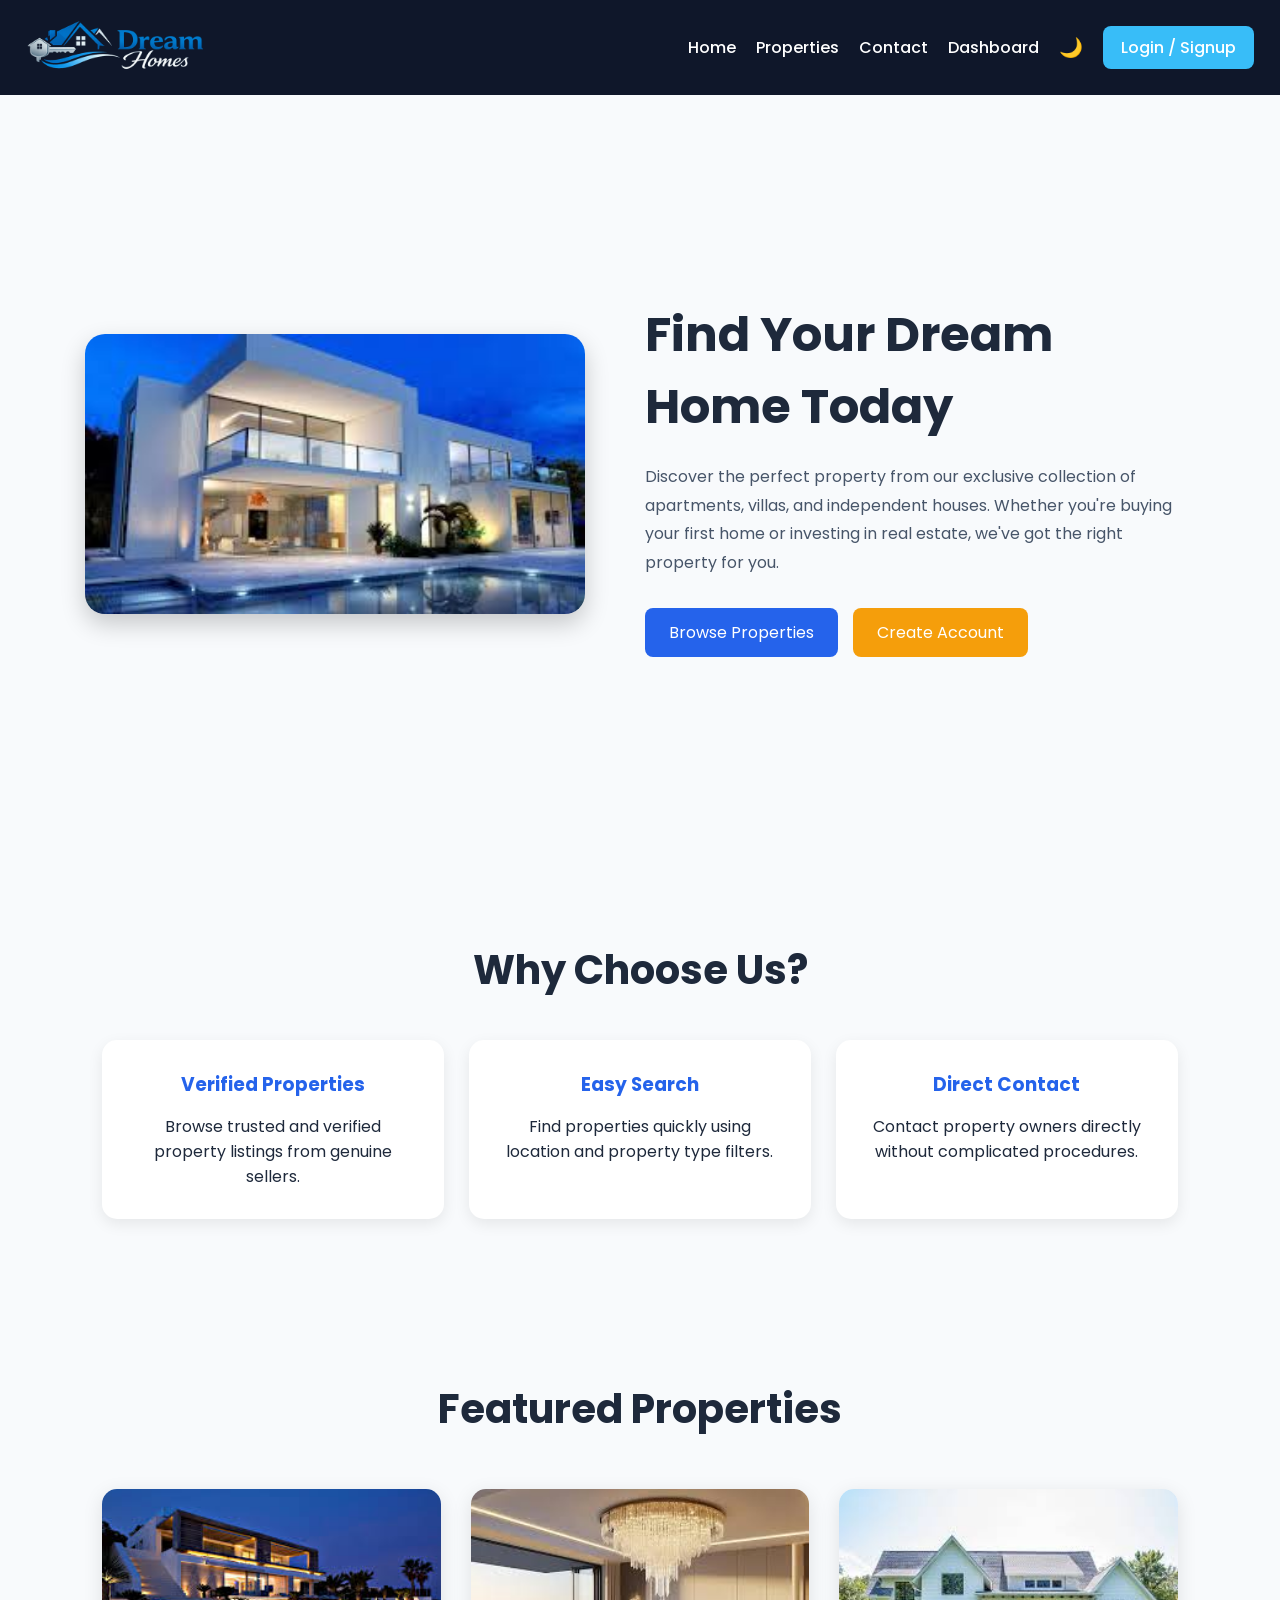
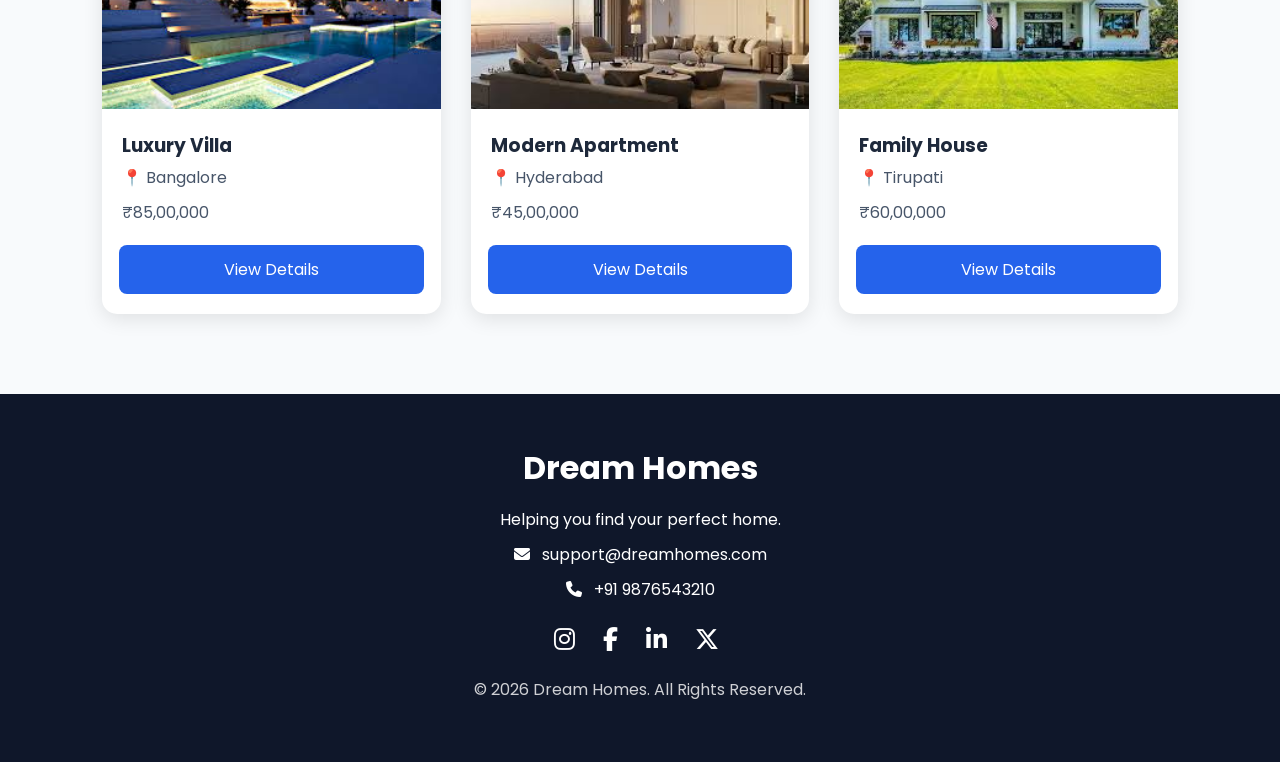
<file: index.html>
<!DOCTYPE html>
<html lang="en">
<head>
    <meta charset="UTF-8">
    <meta name="viewport" content="width=device-width, initial-scale=1.0">
    <title>Dream Homes</title>

    <link
    rel="stylesheet"
    href="https://cdnjs.cloudflare.com/ajax/libs/font-awesome/6.5.2/css/all.min.css"
    />
    <link rel="stylesheet" href="css/style.css">
</head>
<body>

    <!-- Navbar -->
    <header>
        <nav class="navbar">
            <div class="logo">
                <img src="assets/images/logo.png" alt="Dream Homes Logo">
            </div>
            <div id="welcomeUser" class="welcome-user"></div>
            <div class="hamburger">
                ☰
            </div>

            <ul class="nav-links">
                <li><a href="index.html">Home</a></li>
                <li><a href="properties.html">Properties</a></li>
                <li><a href="contact.html">Contact</a></li>
                <li id="dashboardLink">
                    <a href="dashboard.html">Dashboard</a>
                </li>
                <li>
                    <button id="dark-mode-btn">
                        🌙
                    </button>
                </li>
                <li id="authLink">
                    <a href="login.html" class="login-btn">
                        Login / Signup
                    </a>
                </li>

                <li id="logoutLink" class="hidden">
                    <a href="#" id="logoutBtn">
                        Logout
                    </a>
                </li>
            </ul>
        </nav>
    </header>

    <!-- Hero Section -->
    <section class="hero">

        <div class="hero-image">
            <img src="assets/images/luxury-home.jpeg"
                 alt="Luxury House">
        </div>

        <div class="hero-content">
            <h1>Find Your Dream Home Today</h1>

            <p>
                Discover the perfect property from our
                exclusive collection of apartments,
                villas, and independent houses.
                Whether you're buying your first home
                or investing in real estate, we've got
                the right property for you.
            </p>

            <div class="hero-buttons">
                <a href="properties.html" class="btn">
                    Browse Properties
                </a>

                <a href="signup.html" class="btn secondary">
                    Create Account
                </a>
            </div>
        </div>

    </section>

    <!-- About Section -->
    <section class="about">

        <h2>Why Choose Us?</h2>

        <div class="features">

            <div class="feature-card">
                <h3>Verified Properties</h3>
                <p>
                    Browse trusted and verified property
                    listings from genuine sellers.
                </p>
            </div>

            <div class="feature-card">
                <h3>Easy Search</h3>
                <p>
                    Find properties quickly using location
                    and property type filters.
                </p>
            </div>

            <div class="feature-card">
                <h3>Direct Contact</h3>
                <p>
                    Contact property owners directly without
                    complicated procedures.
                </p>
            </div>

        </div>

    </section>

    <!-- Featured Properties -->
    <section class="featured">

        <h2>Featured Properties</h2>

        <div class="property-container">

            <div class="property-card">
                <img src="assets/images/villa1.jpeg" alt="Villa">

                <h3>Luxury Villa</h3>

                <p>📍 Bangalore</p>

                <p>₹85,00,000</p>

                <a href="properties.html" class="btn">
                    View Details
                </a>
            </div>

            <div class="property-card">
                <img src="assets/images/apartment1.jpeg" alt="Apartment">

                <h3>Modern Apartment</h3>

                <p>📍 Hyderabad</p>

                <p>₹45,00,000</p>

                <a href="properties.html" class="btn">
                    View Details
                </a>
            </div>

            <div class="property-card">
                <img src="assets/images/house1.jpeg" alt="House">

                <h3>Family House</h3>

                <p>📍 Tirupati</p>

                <p>₹60,00,000</p>

                <a href="properties.html" class="btn">
                    View Details
                </a>
            </div>

        </div>

    </section>

    <!-- Footer -->
    <footer>

        <div class="footer-content">

            <h3>Dream Homes</h3>

            <p>
                Helping you find your perfect home.
            </p>

            <p>
                <i class="fa-solid fa-envelope"></i>
                support@dreamhomes.com
            </p>

            <p>
                <i class="fa-solid fa-phone"></i>
                +91 9876543210
            </p>

            <div class="social-icons">

                <a href="#">
                    <i class="fa-brands fa-instagram"></i>
                </a>

                <a href="#">
                    <i class="fa-brands fa-facebook-f"></i>
                </a>

                <a href="#">
                    <i class="fa-brands fa-linkedin-in"></i>
                </a>

                <a href="#">
                    <i class="fa-brands fa-x-twitter"></i>
                </a>

            </div>

            <p class="copyright">
                © 2026 Dream Homes. All Rights Reserved.
            </p>

        </div>

    </footer>

    <script src="js/script.js"></script>

</body>
</html>
</file>
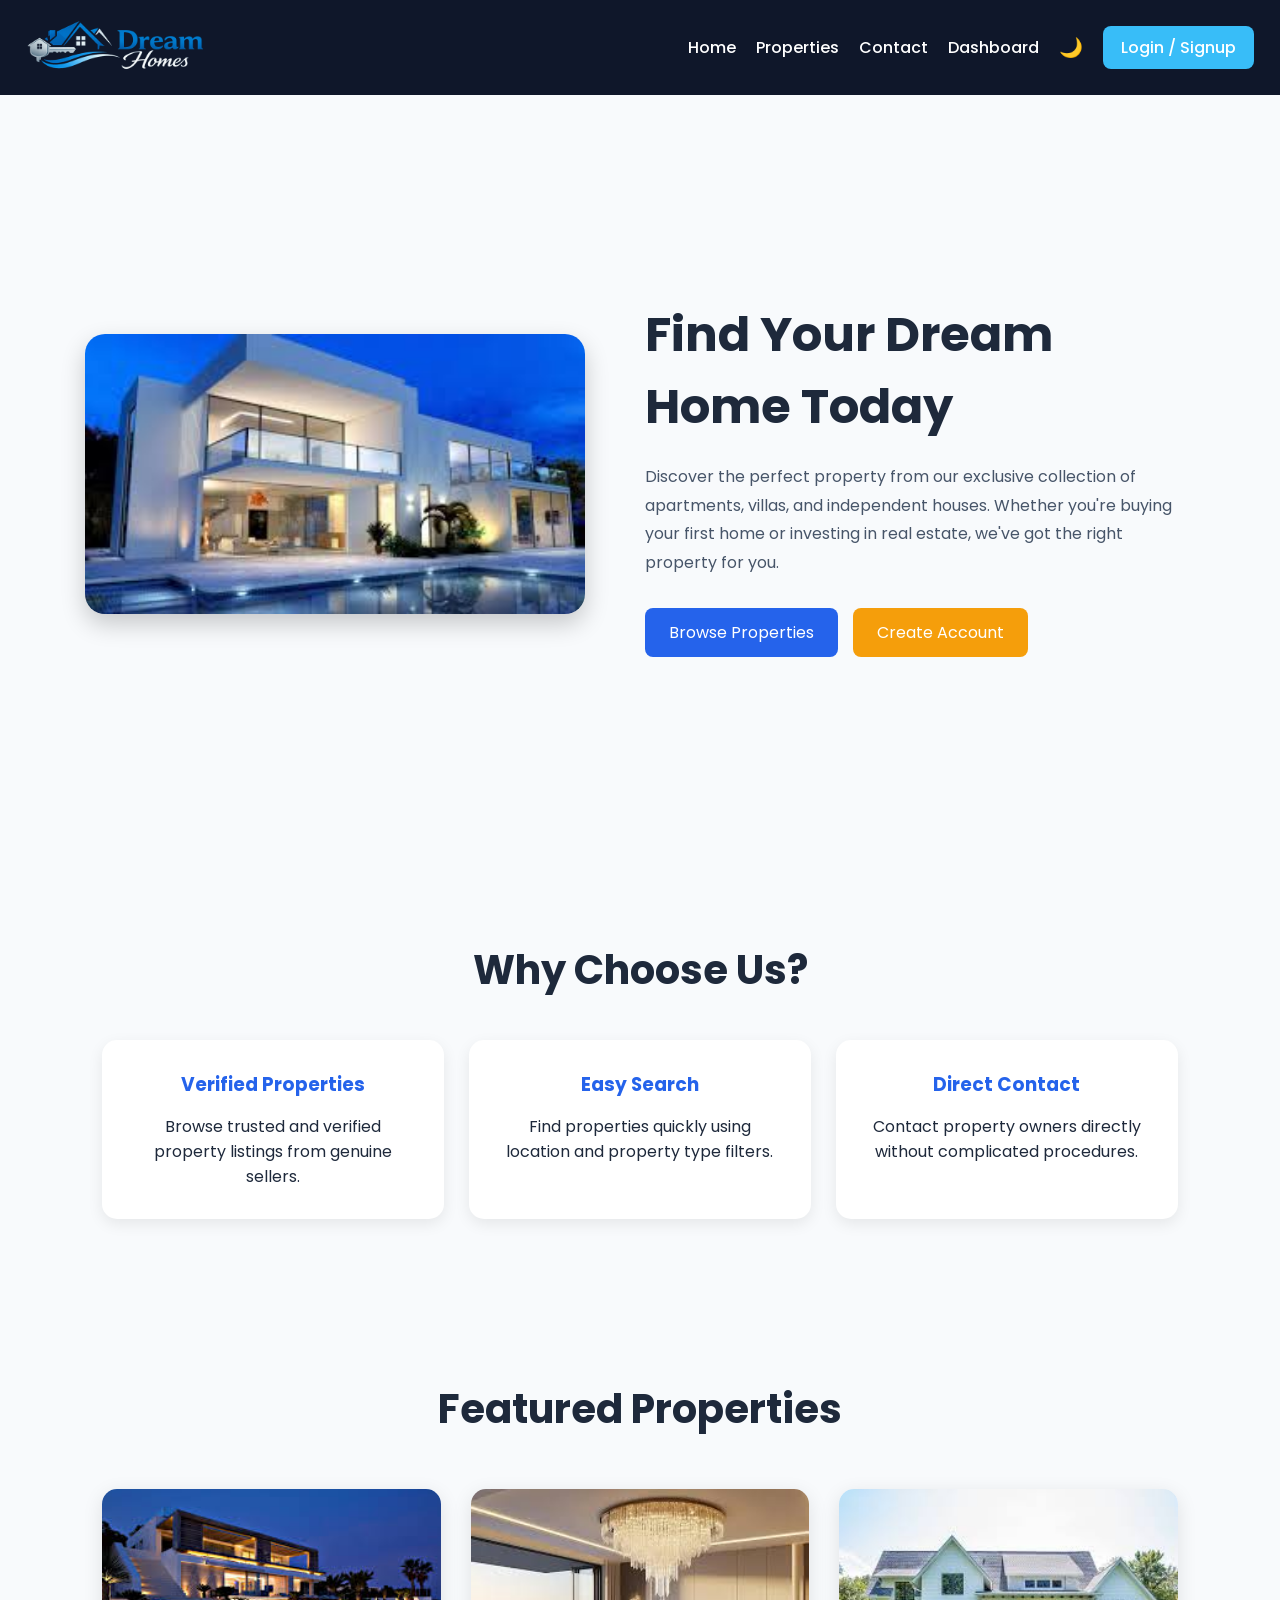
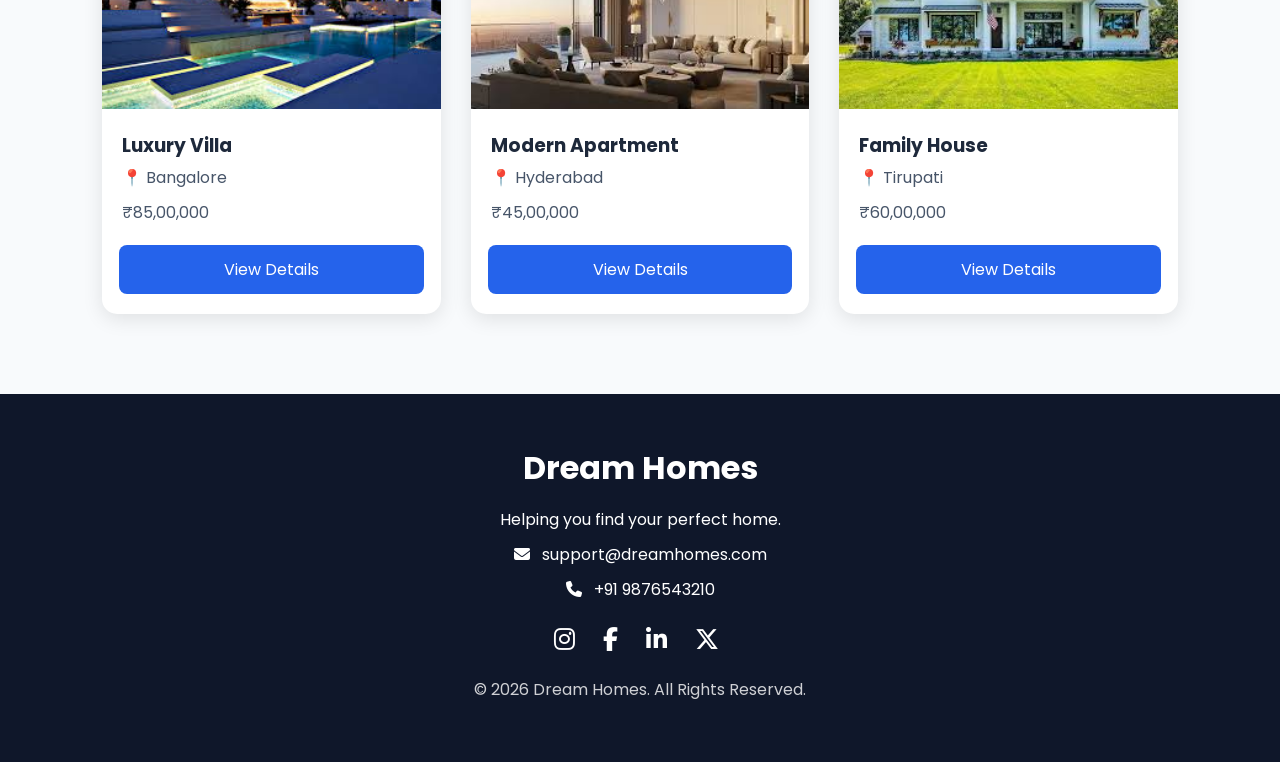
<file: html/index.html>
<!DOCTYPE html>
<html lang="en">
<head>
    <meta charset="UTF-8">
    <meta name="viewport" content="width=device-width, initial-scale=1.0">
    <title>Dream Homes</title>

    <link
    rel="stylesheet"
    href="https://cdnjs.cloudflare.com/ajax/libs/font-awesome/6.5.2/css/all.min.css"
    />
    <link rel="stylesheet" href="../css/style.css">
</head>
<body>

    <!-- Navbar -->
    <header>
        <nav class="navbar">
            <div class="logo">
                <img src="../assets/images/logo.png" alt="Dream Homes Logo">
            </div>
            <div id="welcomeUser" class="welcome-user"></div>

            <ul class="nav-links">
                <li><a href="index.html">Home</a></li>
                <li><a href="properties.html">Properties</a></li>
                <li><a href="contact.html">Contact</a></li>
                <li id="dashboardLink">
                    <a href="dashboard.html">Dashboard</a>
                </li>
                <li>
                    <button id="dark-mode-btn">
                        🌙
                    </button>
                </li>
                <li id="authLink">
                    <a href="login.html" class="login-btn">
                        Login / Signup
                    </a>
                </li>

                <li id="logoutLink" class="hidden">
                    <a href="#" id="logoutBtn">
                        Logout
                    </a>
                </li>
            </ul>
        </nav>
    </header>

    <!-- Hero Section -->
    <section class="hero">

        <div class="hero-image">
            <img src="../assets/images/luxury-home.jpeg"
                 alt="Luxury House">
        </div>

        <div class="hero-content">
            <h1>Find Your Dream Home Today</h1>

            <p>
                Discover the perfect property from our
                exclusive collection of apartments,
                villas, and independent houses.
                Whether you're buying your first home
                or investing in real estate, we've got
                the right property for you.
            </p>

            <div class="hero-buttons">
                <a href="properties.html" class="btn">
                    Browse Properties
                </a>

                <a href="signup.html" class="btn secondary">
                    Create Account
                </a>
            </div>
        </div>

    </section>

    <!-- About Section -->
    <section class="about">

        <h2>Why Choose Us?</h2>

        <div class="features">

            <div class="feature-card">
                <h3>Verified Properties</h3>
                <p>
                    Browse trusted and verified property
                    listings from genuine sellers.
                </p>
            </div>

            <div class="feature-card">
                <h3>Easy Search</h3>
                <p>
                    Find properties quickly using location
                    and property type filters.
                </p>
            </div>

            <div class="feature-card">
                <h3>Direct Contact</h3>
                <p>
                    Contact property owners directly without
                    complicated procedures.
                </p>
            </div>

        </div>

    </section>

    <!-- Featured Properties -->
    <section class="featured">

        <h2>Featured Properties</h2>

        <div class="property-container">

            <div class="property-card">
                <img src="../assets/images/villa1.jpeg" alt="Villa">

                <h3>Luxury Villa</h3>

                <p>📍 Bangalore</p>

                <p>₹85,00,000</p>

                <a href="properties.html" class="btn">
                    View Details
                </a>
            </div>

            <div class="property-card">
                <img src="../assets/images/apartment1.jpeg" alt="Apartment">

                <h3>Modern Apartment</h3>

                <p>📍 Hyderabad</p>

                <p>₹45,00,000</p>

                <a href="properties.html" class="btn">
                    View Details
                </a>
            </div>

            <div class="property-card">
                <img src="../assets/images/house1.jpeg" alt="House">

                <h3>Family House</h3>

                <p>📍 Tirupati</p>

                <p>₹60,00,000</p>

                <a href="properties.html" class="btn">
                    View Details
                </a>
            </div>

        </div>

    </section>

    <!-- Footer -->
    <footer>

        <div class="footer-content">

            <h3>Dream Homes</h3>

            <p>
                Helping you find your perfect home.
            </p>

            <p>
                <i class="fa-solid fa-envelope"></i>
                support@dreamhomes.com
            </p>

            <p>
                <i class="fa-solid fa-phone"></i>
                +91 9876543210
            </p>

            <div class="social-icons">

                <a href="#">
                    <i class="fa-brands fa-instagram"></i>
                </a>

                <a href="#">
                    <i class="fa-brands fa-facebook-f"></i>
                </a>

                <a href="#">
                    <i class="fa-brands fa-linkedin-in"></i>
                </a>

                <a href="#">
                    <i class="fa-brands fa-x-twitter"></i>
                </a>

            </div>

            <p class="copyright">
                © 2026 Dream Homes. All Rights Reserved.
            </p>

        </div>

    </footer>

    <script src="../js/script.js"></script>

</body>
</html>
</file>
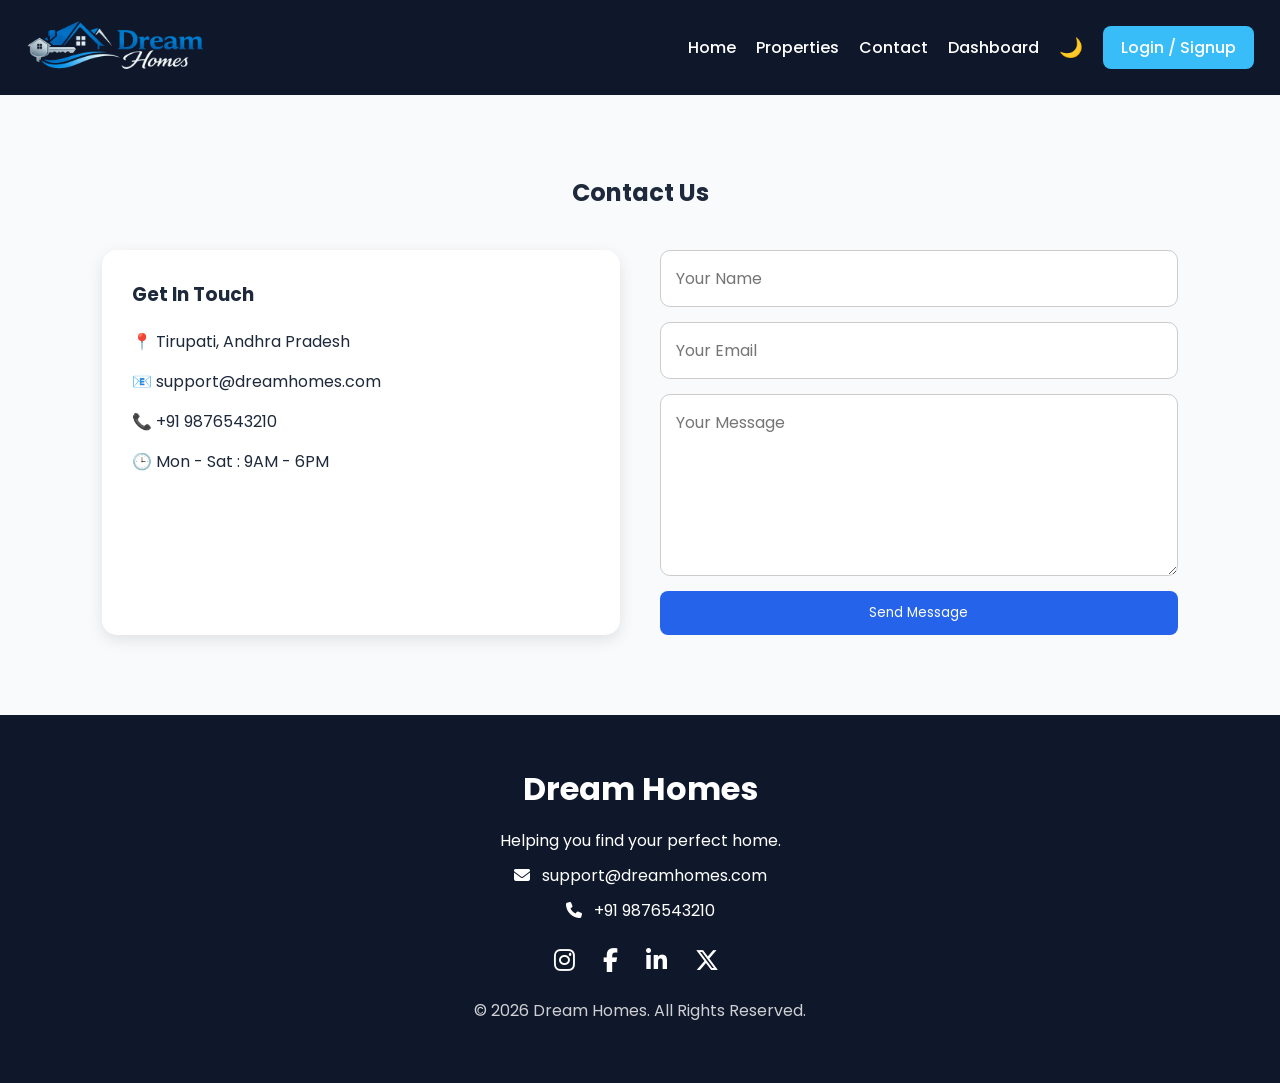
<file: contact.html>
<!DOCTYPE html>
<html lang="en">
<head>
    <meta charset="UTF-8">
    <meta name="viewport" content="width=device-width, initial-scale=1.0">
    <title>Contact | Dream Homes</title>

    <link
    rel="stylesheet"
    href="https://cdnjs.cloudflare.com/ajax/libs/font-awesome/6.5.2/css/all.min.css"
    />
    <link rel="stylesheet" href="css/style.css">
</head>
<body>

<header>

    <nav class="navbar">

        <div class="logo">
            <img src="assets/images/logo.png" alt="Dream Homes Logo">
        </div>

        <div id="welcomeUser" class="welcome-user"></div>
        <div class="hamburger">
            ☰
        </div>
        <ul class="nav-links">

            <li>
                <a href="index.html">Home</a>
            </li>

            <li>
                <a href="properties.html">Properties</a>
            </li>

            <li>
                <a href="contact.html">Contact</a>
            </li>

            <li id="dashboardLink">
                <a href="dashboard.html">
                    Dashboard
                </a>
            </li>

            <li>
                <button id="dark-mode-btn">
                    🌙
                </button>
            </li>

            <li id="authLink">
                <a href="login.html" class="login-btn">
                    Login / Signup
                </a>
            </li>

            <li id="logoutLink" class="hidden">
                <a href="#" id="logoutBtn">
                    Logout
                </a>
            </li>

        </ul>

    </nav>

</header>

<section class="contact">

    <h1>Contact Us</h1>

    <div class="contact-container">

        <div class="contact-info">

            <h3>Get In Touch</h3>

            <p>
                📍 Tirupati, Andhra Pradesh
            </p>

            <p>
                📧 support@dreamhomes.com
            </p>

            <p>
                📞 +91 9876543210
            </p>

            <p>
                🕒 Mon - Sat : 9AM - 6PM
            </p>

        </div>

        <form
            class="contact-form"
            id="contactForm"
        >

            <input
                type="text"
                placeholder="Your Name"
                required
            >

            <input
                type="email"
                placeholder="Your Email"
                required
            >

            <textarea
                rows="6"
                placeholder="Your Message"
                required
            ></textarea>

            <button
                type="submit"
                class="btn"
            >
                Send Message
            </button>

        </form>

    </div>

</section>

<footer>

        <div class="footer-content">

            <h3>Dream Homes</h3>

            <p>
                Helping you find your perfect home.
            </p>

            <p>
                <i class="fa-solid fa-envelope"></i>
                support@dreamhomes.com
            </p>

            <p>
                <i class="fa-solid fa-phone"></i>
                +91 9876543210
            </p>

            <div class="social-icons">

                <a href="#">
                    <i class="fa-brands fa-instagram"></i>
                </a>

                <a href="#">
                    <i class="fa-brands fa-facebook-f"></i>
                </a>

                <a href="#">
                    <i class="fa-brands fa-linkedin-in"></i>
                </a>

                <a href="#">
                    <i class="fa-brands fa-x-twitter"></i>
                </a>

            </div>

            <p class="copyright">
                © 2026 Dream Homes. All Rights Reserved.
            </p>

        </div>

    </footer>

<script src="js/contact.js"></script>

</body>
</html>
</file>
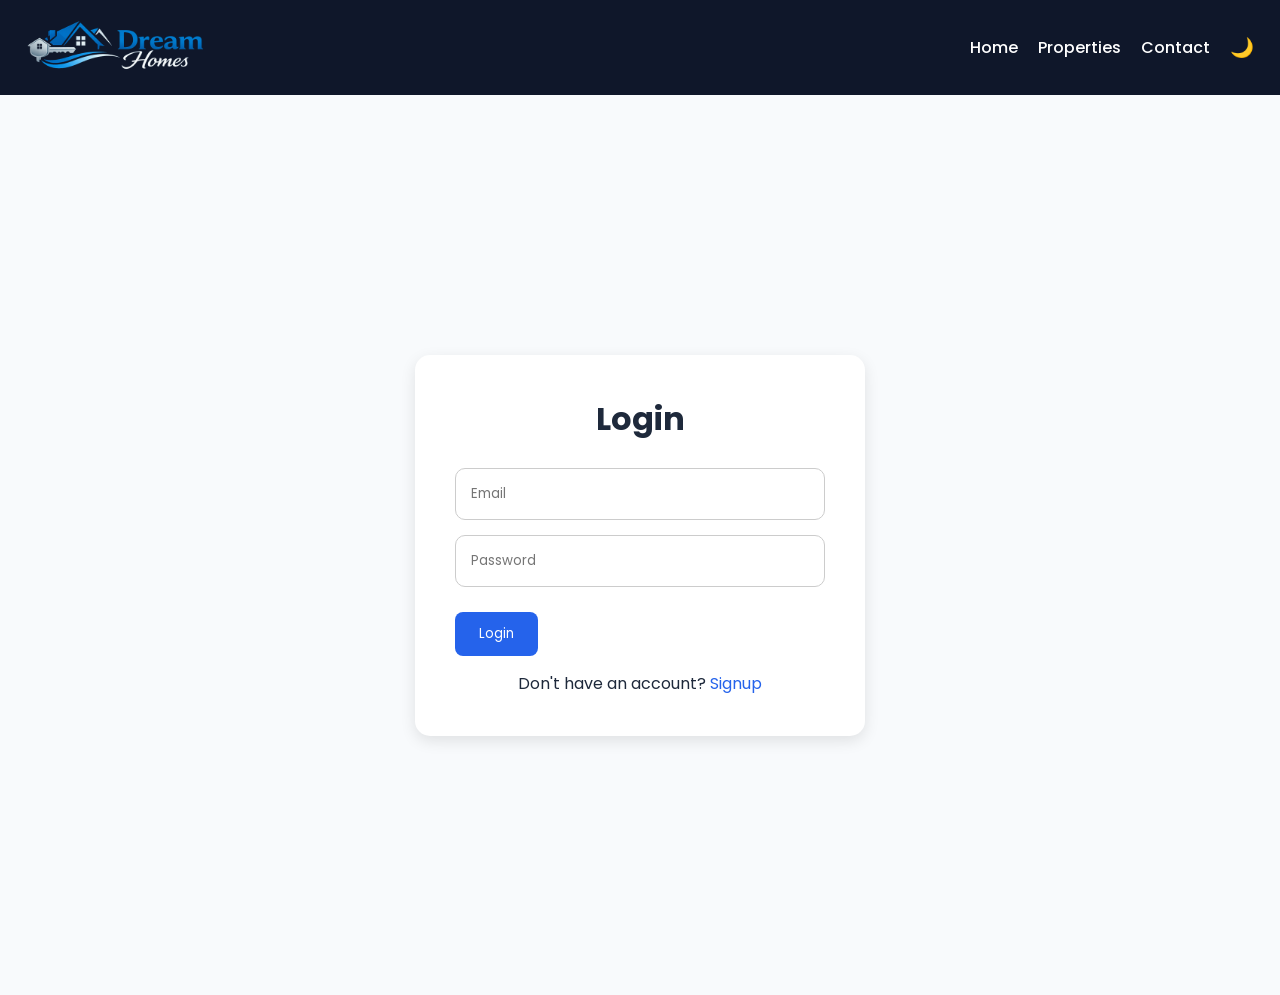
<file: login.html>
<!DOCTYPE html>
<html lang="en">
<head>
    <meta charset="UTF-8">
    <meta name="viewport" content="width=device-width, initial-scale=1.0">
    <title>Login | Dream Homes</title>

    <link rel="stylesheet" href="css/style.css">
</head>
<body>

<header>

    <nav class="navbar">

        <div class="logo">
            <img src="assets/images/logo.png" alt="Dream Homes Logo">
        </div>

        <ul class="nav-links">

            <li>
                <a href="index.html">Home</a>
            </li>

            <li>
                <a href="properties.html">Properties</a>
            </li>

            <li>
                <a href="contact.html">Contact</a>
            </li>

            <li>
                <button id="dark-mode-btn">
                    🌙
                </button>
            </li>

        </ul>

    </nav>

</header>

<div class="auth-container">

    <form
        id="loginForm"
        class="auth-form"
    >

        <h1>Login</h1>

        <input
            type="email"
            id="loginEmail"
            placeholder="Email"
            required
        >

        <input
            type="password"
            id="loginPassword"
            placeholder="Password"
            required
        >

        <p id="authMessage"></p>

        <button
            type="submit"
            class="btn"
        >
            Login
        </button>

        <p>
            Don't have an account?
            <a href="signup.html">
                Signup
            </a>
        </p>

    </form>

</div>

<script src="js/auth.js"></script>

</body>
</html>
</file>
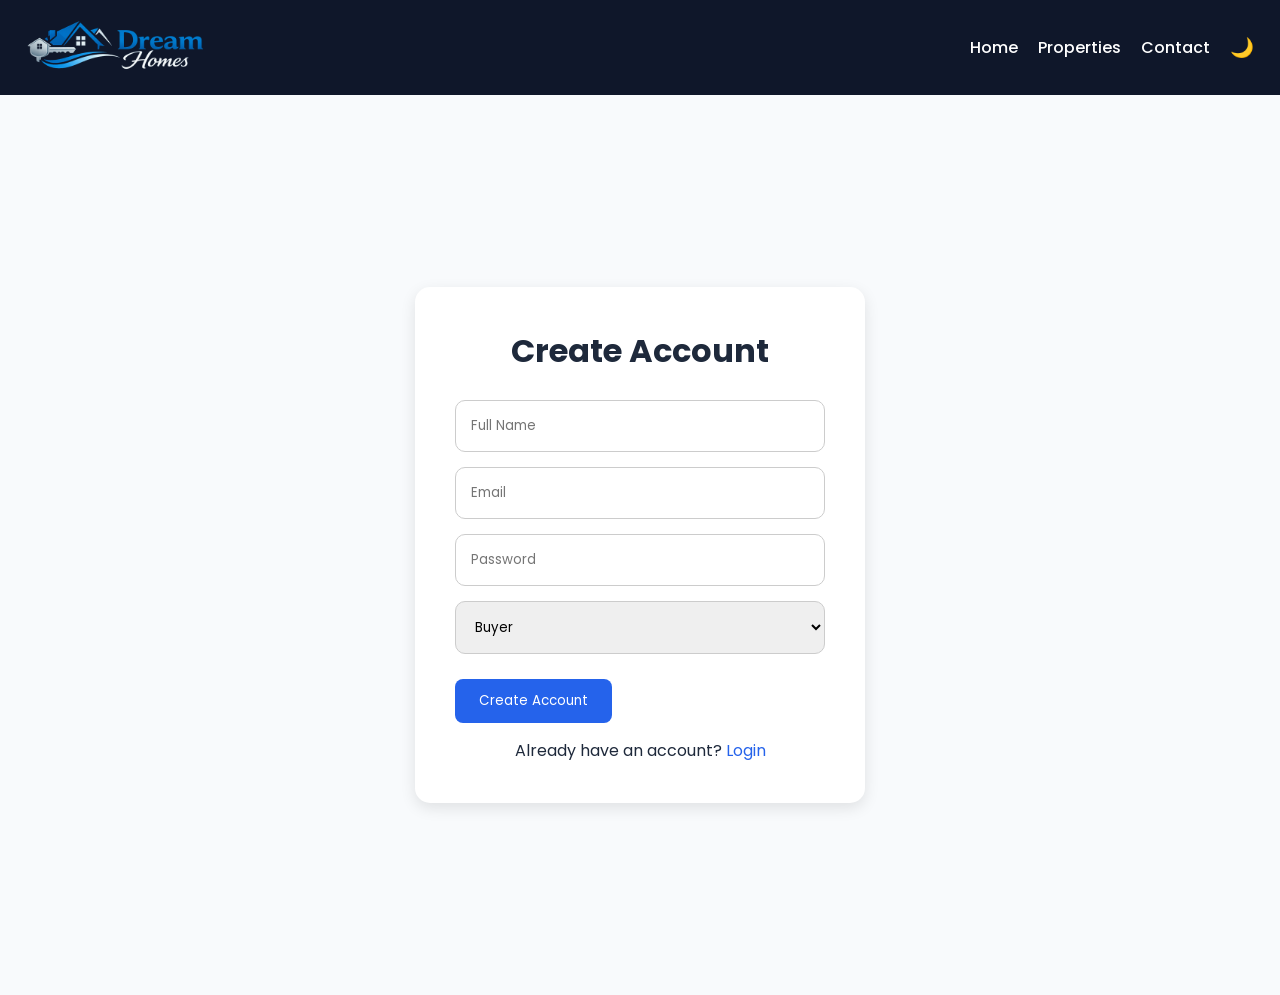
<file: signup.html>
<!DOCTYPE html>
<html lang="en">
<head>
    <meta charset="UTF-8">
    <meta name="viewport" content="width=device-width, initial-scale=1.0">
    <title>Signup | Dream Homes</title>

    <link rel="stylesheet" href="css/style.css">
</head>
<body>

<header>

    <nav class="navbar">

        <div class="logo">
            <img src="assets/images/logo.png" alt="Dream Homes Logo">
        </div>

        <ul class="nav-links">

            <li>
                <a href="index.html">Home</a>
            </li>

            <li>
                <a href="properties.html">Properties</a>
            </li>

            <li>
                <a href="contact.html">Contact</a>
            </li>

            <li>
                <button id="dark-mode-btn">
                    🌙
                </button>
            </li>

        </ul>

    </nav>

</header>

<div class="auth-container">

    <form
        id="signupForm"
        class="auth-form"
    >

        <h1>Create Account</h1>

        <input
            type="text"
            id="signupName"
            placeholder="Full Name"
            required
        >

        <input
            type="email"
            id="signupEmail"
            placeholder="Email"
            required
        >

        <input
            type="password"
            id="signupPassword"
            placeholder="Password"
            required
        >

        <select id="role">

            <option value="buyer">
                Buyer
            </option>

            <option value="seller">
                Seller
            </option>

        </select>

        <!-- Message Area -->
        <p id="authMessage"></p>

        <button
            type="submit"
            class="btn"
        >
            Create Account
        </button>

        <p>
            Already have an account?

            <a href="login.html">
                Login
            </a>
        </p>

    </form>

</div>

<script src="js/auth.js"></script>

</body>
</html>
</file>
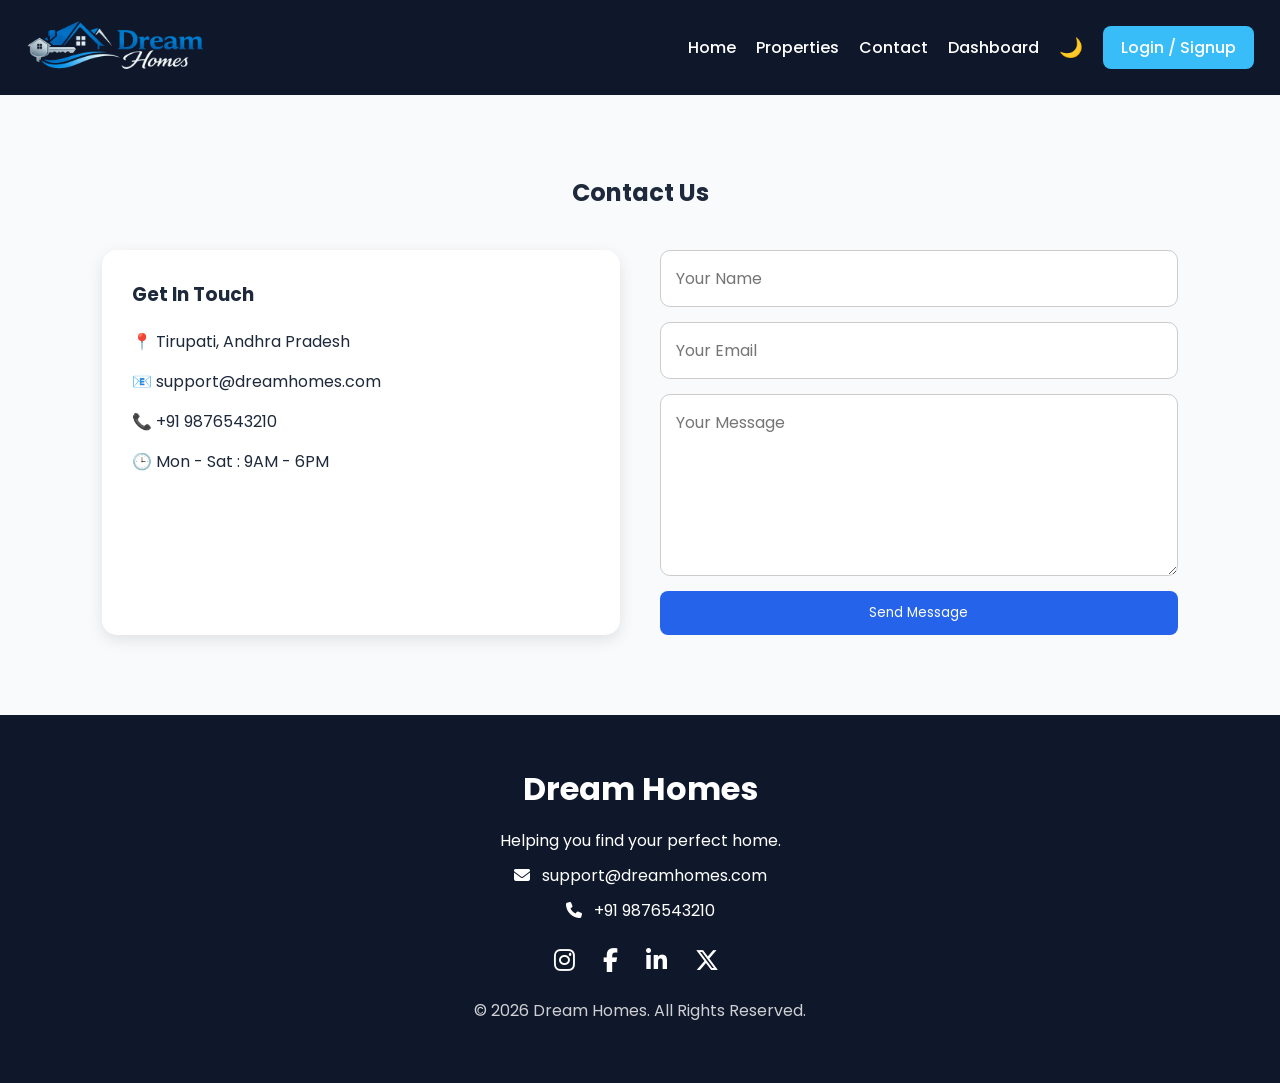
<file: html/contact.html>
<!DOCTYPE html>
<html lang="en">
<head>
    <meta charset="UTF-8">
    <meta name="viewport" content="width=device-width, initial-scale=1.0">
    <title>Contact | Dream Homes</title>

    <link
    rel="stylesheet"
    href="https://cdnjs.cloudflare.com/ajax/libs/font-awesome/6.5.2/css/all.min.css"
    />
    <link rel="stylesheet" href="../css/style.css">
</head>
<body>

<header>

    <nav class="navbar">

        <div class="logo">
            <img src="../assets/images/logo.png" alt="Dream Homes Logo">
        </div>

        <div id="welcomeUser" class="welcome-user"></div>

        <ul class="nav-links">

            <li>
                <a href="index.html">Home</a>
            </li>

            <li>
                <a href="properties.html">Properties</a>
            </li>

            <li>
                <a href="contact.html">Contact</a>
            </li>

            <li id="dashboardLink">
                <a href="dashboard.html">
                    Dashboard
                </a>
            </li>

            <li>
                <button id="dark-mode-btn">
                    🌙
                </button>
            </li>

            <li id="authLink">
                <a href="login.html" class="login-btn">
                    Login / Signup
                </a>
            </li>

            <li id="logoutLink" class="hidden">
                <a href="#" id="logoutBtn">
                    Logout
                </a>
            </li>

        </ul>

    </nav>

</header>

<section class="contact">

    <h1>Contact Us</h1>

    <div class="contact-container">

        <div class="contact-info">

            <h3>Get In Touch</h3>

            <p>
                📍 Tirupati, Andhra Pradesh
            </p>

            <p>
                📧 support@dreamhomes.com
            </p>

            <p>
                📞 +91 9876543210
            </p>

            <p>
                🕒 Mon - Sat : 9AM - 6PM
            </p>

        </div>

        <form
            class="contact-form"
            id="contactForm"
        >

            <input
                type="text"
                placeholder="Your Name"
                required
            >

            <input
                type="email"
                placeholder="Your Email"
                required
            >

            <textarea
                rows="6"
                placeholder="Your Message"
                required
            ></textarea>

            <button
                type="submit"
                class="btn"
            >
                Send Message
            </button>

        </form>

    </div>

</section>

<footer>

        <div class="footer-content">

            <h3>Dream Homes</h3>

            <p>
                Helping you find your perfect home.
            </p>

            <p>
                <i class="fa-solid fa-envelope"></i>
                support@dreamhomes.com
            </p>

            <p>
                <i class="fa-solid fa-phone"></i>
                +91 9876543210
            </p>

            <div class="social-icons">

                <a href="#">
                    <i class="fa-brands fa-instagram"></i>
                </a>

                <a href="#">
                    <i class="fa-brands fa-facebook-f"></i>
                </a>

                <a href="#">
                    <i class="fa-brands fa-linkedin-in"></i>
                </a>

                <a href="#">
                    <i class="fa-brands fa-x-twitter"></i>
                </a>

            </div>

            <p class="copyright">
                © 2026 Dream Homes. All Rights Reserved.
            </p>

        </div>

    </footer>

<script src="../js/contact.js"></script>

</body>
</html>
</file>
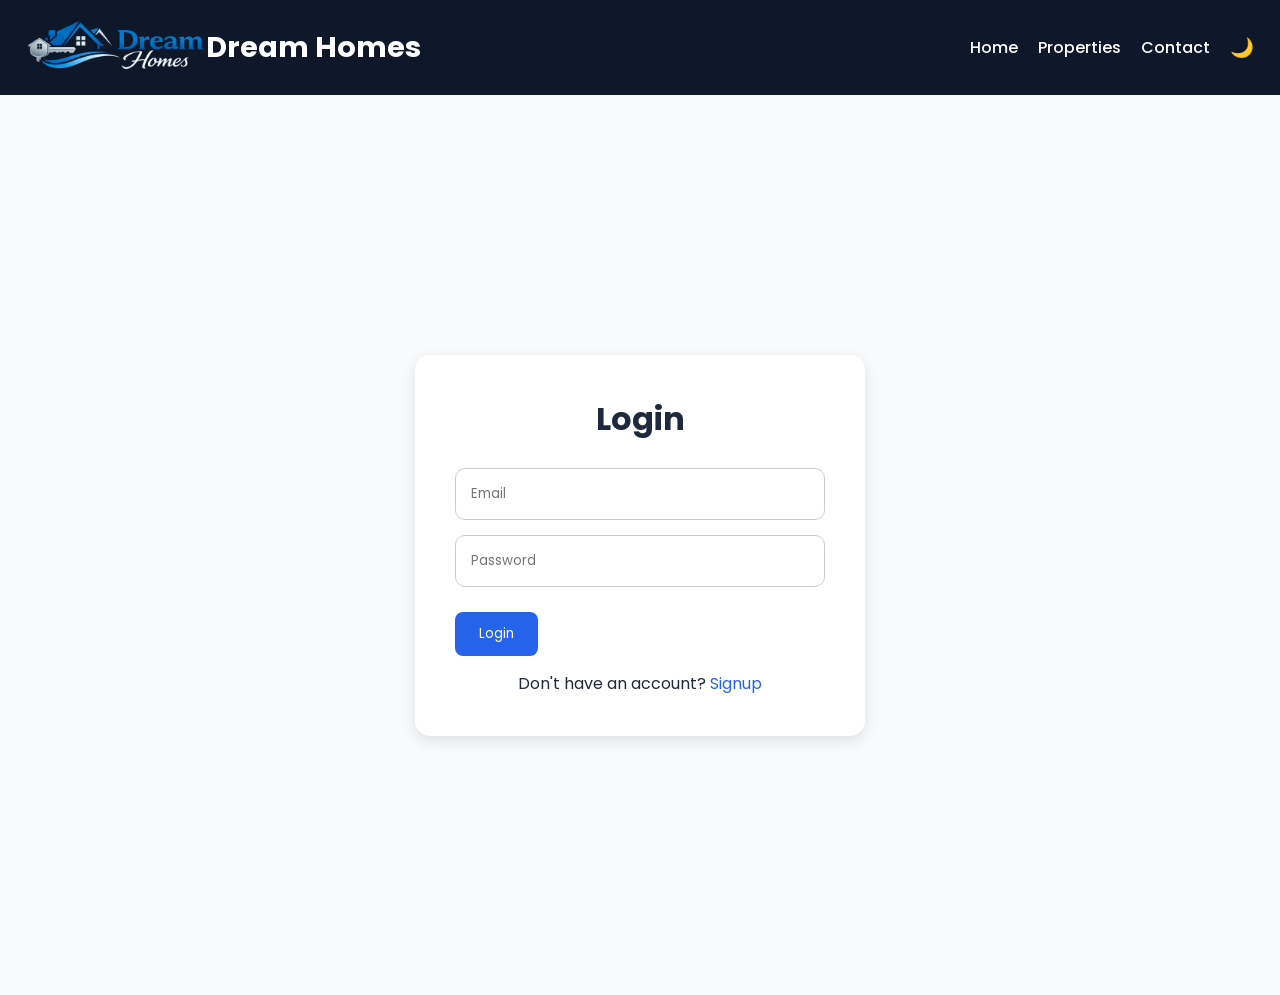
<file: html/login.html>
<!DOCTYPE html>
<html lang="en">
<head>
    <meta charset="UTF-8">
    <meta name="viewport" content="width=device-width, initial-scale=1.0">
    <title>Login | Dream Homes</title>

    <link rel="stylesheet" href="../css/style.css">
</head>
<body>

<header>

    <nav class="navbar">

        <div class="logo">
            <img src="../assets/images/logo.png" alt="Dream Homes Logo">
            <span>Dream Homes</span>
        </div>

        <ul class="nav-links">

            <li>
                <a href="index.html">Home</a>
            </li>

            <li>
                <a href="properties.html">Properties</a>
            </li>

            <li>
                <a href="contact.html">Contact</a>
            </li>

            <li>
                <button id="dark-mode-btn">
                    🌙
                </button>
            </li>

        </ul>

    </nav>

</header>

<div class="auth-container">

    <form
        id="loginForm"
        class="auth-form"
    >

        <h1>Login</h1>

        <input
            type="email"
            id="loginEmail"
            placeholder="Email"
            required
        >

        <input
            type="password"
            id="loginPassword"
            placeholder="Password"
            required
        >

        <p id="authMessage"></p>

        <button
            type="submit"
            class="btn"
        >
            Login
        </button>

        <p>
            Don't have an account?
            <a href="signup.html">
                Signup
            </a>
        </p>

    </form>

</div>

<script src="../js/auth.js"></script>

</body>
</html>
</file>
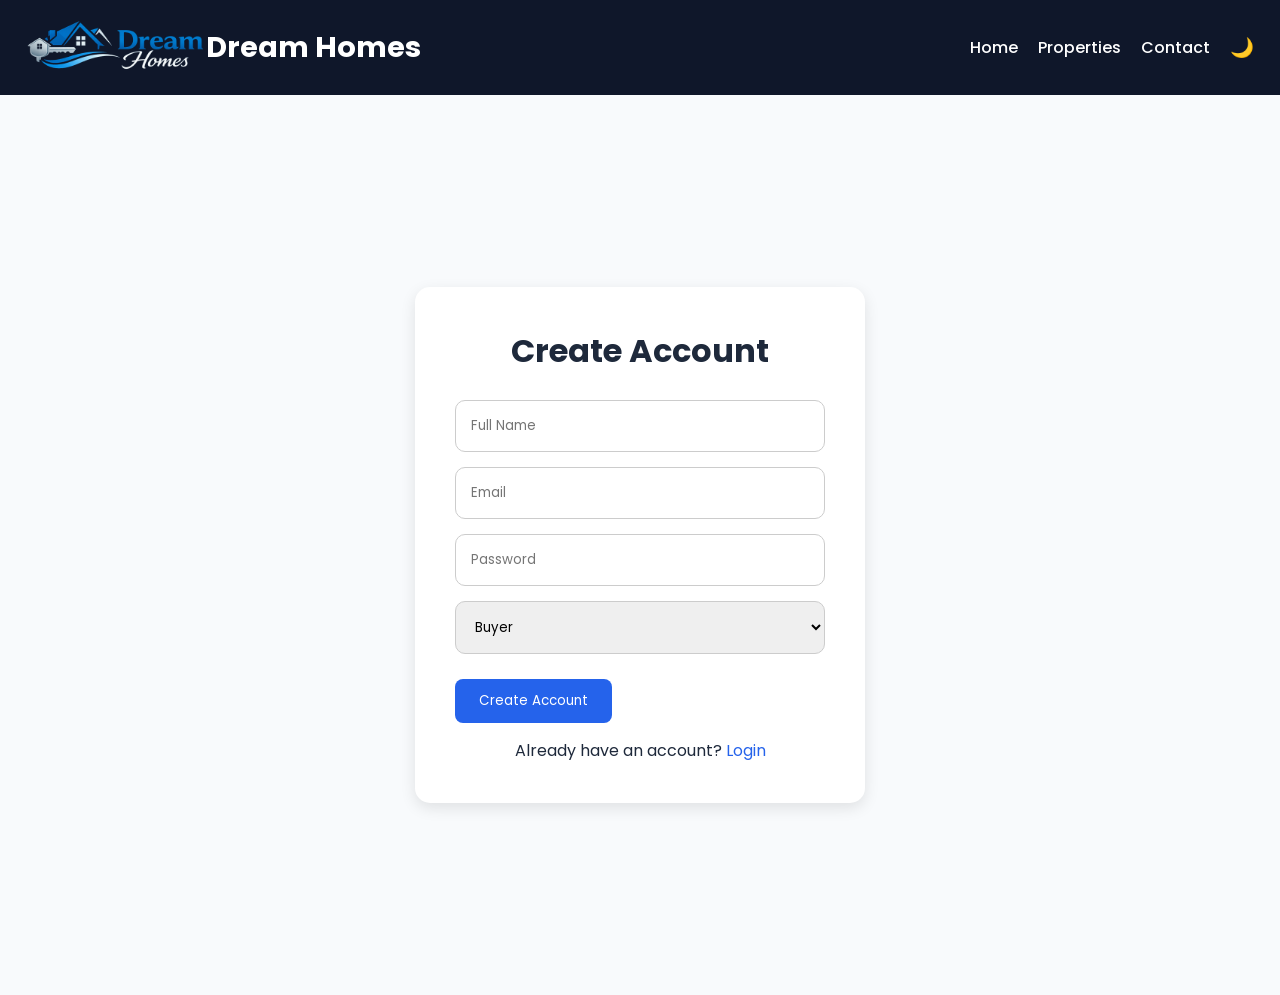
<file: html/signup.html>
<!DOCTYPE html>
<html lang="en">
<head>
    <meta charset="UTF-8">
    <meta name="viewport" content="width=device-width, initial-scale=1.0">
    <title>Signup | Dream Homes</title>

    <link rel="stylesheet" href="../css/style.css">
</head>
<body>

<header>

    <nav class="navbar">

        <div class="logo">
            <img src="../assets/images/logo.png" alt="Dream Homes Logo">
            <span>Dream Homes</span>
        </div>

        <ul class="nav-links">

            <li>
                <a href="index.html">Home</a>
            </li>

            <li>
                <a href="properties.html">Properties</a>
            </li>

            <li>
                <a href="contact.html">Contact</a>
            </li>

            <li>
                <button id="dark-mode-btn">
                    🌙
                </button>
            </li>

        </ul>

    </nav>

</header>

<div class="auth-container">

    <form
        id="signupForm"
        class="auth-form"
    >

        <h1>Create Account</h1>

        <input
            type="text"
            id="signupName"
            placeholder="Full Name"
            required
        >

        <input
            type="email"
            id="signupEmail"
            placeholder="Email"
            required
        >

        <input
            type="password"
            id="signupPassword"
            placeholder="Password"
            required
        >

        <select id="role">

            <option value="buyer">
                Buyer
            </option>

            <option value="seller">
                Seller
            </option>

        </select>

        <!-- Message Area -->
        <p id="authMessage"></p>

        <button
            type="submit"
            class="btn"
        >
            Create Account
        </button>

        <p>
            Already have an account?

            <a href="login.html">
                Login
            </a>
        </p>

    </form>

</div>

<script src="../js/auth.js"></script>

</body>
</html>
</file>
<file: css/style.css>
/* Google Font */
@import url('https://fonts.googleapis.com/css2?family=Poppins:wght@300;400;500;600;700&display=swap');

*{
    margin:0;
    padding:0;
    box-sizing:border-box;
    font-family:'Poppins',sans-serif;
}

html{
    scroll-behavior:smooth;
}

body{
    background:#f8fafc;
    color:#1e293b;
}


/* ======================
   COMMON
====================== */

.hidden{
    display:none;
}

.btn{
    display:inline-block;
    text-decoration:none;
    background:#2563eb;
    color:white;
    padding:12px 24px;
    border:none;
    border-radius:8px;
    cursor:pointer;
    transition:.3s;
}

.btn:hover{
    background:#1d4ed8;
}

.secondary{
    background:#f59e0b;
}

.secondary:hover{
    background:#d97706;
}

.logo{
    display:flex;
    align-items:center;
    flex-shrink:0;
}

.logo img{
    width:180px;
    height:auto;
    display:block;
}

/* ======================
   NAVBAR
====================== */

.navbar{
    display:flex;
    justify-content:space-between;
    align-items:center;
    padding:18px 2%;
    background:#0f172a;
    position:sticky;
    top:0;
    z-index:1000;
}

.logo{
    font-size:1.8rem;
    font-weight:700;
    color:white;
}

.welcome-user{
    color:white;
    font-weight:500;
}

.nav-links{
    display:flex;
    list-style:none;
    align-items:center;
    gap:20px;
}

.nav-links a{
    text-decoration:none;
    color:white;
    font-weight:500;
}

.nav-links a:hover{
    color:#38bdf8;
}

.login-btn{
    background:#38bdf8;
    padding:10px 18px;
    border-radius:8px;
}

#logoutBtn{
    color:white;
}

#dark-mode-btn{
    border:none;
    background:none;
    color:white;
    font-size:1.2rem;
    cursor:pointer;
}

.hamburger{
    display:none;
    color:white;
    font-size:2rem;
    cursor:pointer;
}

/* ======================
   HERO
====================== */

.hero{
    min-height:85vh;
    display:flex;
    align-items:center;
    justify-content:center;
    gap:60px;
    padding:60px 2%;
}

.hero-image img{
    width:500px;
    max-width:100%;
    border-radius:20px;
    box-shadow:0 10px 25px rgba(0,0,0,.2);
}

.hero-content{
    max-width:550px;
}

.hero-content h1{
    font-size:3rem;
    margin-bottom:20px;
}

.hero-content p{
    line-height:1.8;
    margin-bottom:30px;
    color:#475569;
}

.hero-buttons{
    display:flex;
    gap:15px;
}

/* ======================
   ABOUT
====================== */

.about{
    padding:80px 8%;
    text-align:center;
}

.about h2{
    margin-bottom:40px;
    font-size:2.5rem;
}

.features{
    display:grid;
    grid-template-columns:repeat(auto-fit,minmax(250px,1fr));
    gap:25px;
}

.feature-card{
    background:white;
    padding:30px;
    border-radius:15px;
    box-shadow:0 5px 15px rgba(0,0,0,.08);
}

.feature-card h3{
    color:#2563eb;
    margin-bottom:15px;
}

/* ======================
   FEATURED PROPERTIES
====================== */

.featured{
    padding:80px 8%;
}

.featured h2{
    text-align:center;
    font-size:2.5rem;
    margin-bottom:50px;
}

.property-container{
    display:grid;
    grid-template-columns:repeat(auto-fit,minmax(300px,1fr));
    gap:30px;
}

.property-card{
    background:white;
    border-radius:15px;
    overflow:hidden;
    box-shadow:0 5px 20px rgba(0,0,0,.1);
    transition:.3s;
}

.property-card:hover{
    transform:translateY(-8px);
}

.property-card img{
    width:100%;
    height:220px;
    object-fit:cover;
}

.property-card h3{
    padding:15px 20px 5px;
}

.property-card p{
    padding:0 20px 10px;
    color:#475569;
}

.property-card button{
    width:90%;
    margin:10px auto 20px;
    display:block;
    padding:12px;
    border:none;
    border-radius:8px;
    background:#2563eb;
    color:white;
    cursor:pointer;
}

.property-card .btn{
    width:90%;
    margin:10px auto 20px;
    display:block;
    text-align:center;
}

/* ======================
   PROPERTIES PAGE
====================== */

.search-section{
    text-align:center;
    padding:60px 8%;
}

.search-section h1{
    margin-bottom:20px;
}

.search-section input{
    width:400px;
    max-width:90%;
    padding:15px;
    border:1px solid #ccc;
    border-radius:10px;
}

.property-controls{
    display:flex;
    justify-content:space-between;
    align-items:center;
    flex-wrap:wrap;
    gap:20px;
    padding:20px 8%;
}

.filters{
    display:flex;
    gap:10px;
    flex-wrap:wrap;
}

.filters button{
    padding:10px 18px;
    border:none;
    border-radius:8px;
    background:#2563eb;
    color:white;
    cursor:pointer;
}

.filters button:hover{
    background:#1d4ed8;
}

#sortPrice{
    padding:10px;
    border-radius:8px;
    border:1px solid #ccc;
}

#propertyCount{
    padding:0 8%;
    margin-bottom:20px;
}

.properties-section{
    padding:50px 8%;
}

.add-property-section{
    text-align:center;
    margin-bottom:50px;
}

.empty-state{
    text-align:center;
    padding:60px;
}

/* ======================
   PROPERTY MODAL
====================== */

.modal{
    display:none;
    position:fixed;
    inset:0;
    background:rgba(0,0,0,.75);
    z-index:2000;
    overflow-y:auto;
    padding:30px;
}

.modal-content{
    width:90%;
    max-width:900px;
    background:white;
    margin:20px auto;
    padding:25px;
    border-radius:20px;
    position:relative;
}

.modal-content img{
    width:100%;
    height:450px;
    object-fit:cover;
    border-radius:15px;
    margin-bottom:20px;
}

.modal-content h2{
    margin-bottom:15px;
}

.modal-content p{
    margin-bottom:10px;
    color:#475569;
}

.close-btn{
    position:absolute;
    top:15px;
    right:20px;
    width:40px;
    height:40px;
    border-radius:50%;
    background:#ef4444;
    color:white;
    display:flex;
    align-items:center;
    justify-content:center;
    font-size:30px;
    cursor:pointer;
}

.close-btn:hover{
    background:#dc2626;
}

/* ======================
   ADD PROPERTY PAGE
====================== */

.add-property{
    padding:80px 8%;
}

.add-property h1{
    text-align:center;
    margin-bottom:40px;
}

.property-form-container{
    display:grid;
    grid-template-columns:1fr 1fr;
    gap:40px;
}

#propertyForm{
    display:flex;
    flex-direction:column;
    gap:15px;
}

#propertyForm input,
#propertyForm select,
#propertyForm textarea{
    padding:15px;
    border:1px solid #ccc;
    border-radius:10px;
    font-size:1rem;
}

.preview-card{
    background:white;
    padding:20px;
    border-radius:15px;
    box-shadow:0 5px 15px rgba(0,0,0,.1);
}

.preview-card img{
    width:100%;
    height:250px;
    object-fit:cover;
    border-radius:10px;
}

.preview-card h3{
    margin-top:15px;
}

.preview-card p{
    margin-top:10px;
}

/* ======================
   CONTACT PAGE
====================== */

.contact{
    padding:80px 8%;
}

.contact h1{
    text-align:center;
    margin-bottom:40px;
}

.contact-container{
    display:grid;
    grid-template-columns:1fr 1fr;
    gap:40px;
}

.contact-info{
    background:white;
    padding:30px;
    border-radius:15px;
    box-shadow:0 5px 15px rgba(0,0,0,.1);
}

.contact-info h3{
    margin-bottom:20px;
}

.contact-info p{
    margin:15px 0;
}

.contact-form{
    display:flex;
    flex-direction:column;
    gap:15px;
}

.contact-form input,
.contact-form textarea{
    padding:15px;
    border:1px solid #ccc;
    border-radius:10px;
    font-size:1rem;
}

/* ======================
   DASHBOARD
====================== */

.dashboard{
    padding:80px 8%;
}

.dashboard h1{
    margin-bottom:30px;
}

.stats{
    display:flex;
    gap:20px;
    margin-bottom:40px;
    flex-wrap:wrap;
}

.stat-card{
    background:white;
    padding:25px;
    border-radius:15px;
    box-shadow:0 5px 15px rgba(0,0,0,.1);
    min-width:220px;
    text-align:center;
}

.stat-card h2{
    color:#2563eb;
    margin-bottom:10px;
}

.dashboard-card{
    display:flex;
    gap:20px;
    background:white;
    padding:20px;
    margin-bottom:20px;
    border-radius:15px;
    box-shadow:0 5px 15px rgba(0,0,0,.1);
    animation: cardFade .4s ease;
}

@keyframes cardFade{
    from{
        opacity:0;
        transform:translateY(20px);
    }
    to{
        opacity:1;
        transform:translateY(0);
    }
}
.dashboard-card img{
    width:180px;
    height:120px;
    object-fit:cover;
    border-radius:10px;
}

.dashboard-actions{
    margin-top:15px;
    display:flex;
    gap:10px;
}

.delete-btn{
    background:#ef4444;
    color:white;
    border:none;
    padding:10px 15px;
    border-radius:8px;
    cursor:pointer;
}

.delete-btn:hover{
    background:#dc2626;
}

/* ======================
   LOGIN & SIGNUP
====================== */

.auth-container{
    min-height:100vh;
    display:flex;
    justify-content:center;
    align-items:center;
    padding:20px;
}

.auth-form{
    width:100%;
    max-width:450px;
    background:white;
    padding:40px;
    border-radius:15px;
    box-shadow:0 5px 15px rgba(0,0,0,.1);
}

.auth-form h1{
    text-align:center;
    margin-bottom:25px;
}

.auth-form input,
.auth-form select{
    width:100%;
    padding:15px;
    margin-bottom:15px;
    border:1px solid #ccc;
    border-radius:10px;
}

.auth-form p{
    text-align:center;
    margin-top:15px;
}

.auth-form a{
    color:#2563eb;
    text-decoration:none;
}

.auth-form a:hover{
    text-decoration:underline;
}

#authMessage{
    text-align:center;
    margin:10px 0;
    color:#ef4444;
    font-weight:500;
}

/* ======================
   FOOTER
====================== */

footer{
    background:#0f172a;
    color:white;
    padding:50px 8%;
    text-align:center;
}

.footer-content h3{
    font-size:2rem;
    margin-bottom:15px;
}

.footer-content p{
    margin-bottom:10px;
}

.social-icons{
    margin:20px 0;
    display:flex;
    justify-content:center;
    gap:20px;
}

.social-icons a{
    color:white;
    font-size:1.5rem;
    transition:.3s;
}

.social-icons a:hover{
    color:#38bdf8;
    transform:translateY(-3px);
}

.footer-content i{
    margin-right:8px;
}

.copyright{
    margin-top:20px;
    opacity:.8;
}

/* ======================
   DARK MODE
====================== */

body.dark-mode{
    background:#0f172a;
    color:white;
}

body.dark-mode .hero-content h1,
body.dark-mode .about h2,
body.dark-mode .featured h2,
body.dark-mode .search-section h1,
body.dark-mode .contact h1,
body.dark-mode .dashboard h1,
body.dark-mode .add-property h1{
    color:white;
}

body.dark-mode .hero-content p,
body.dark-mode .contact-info p,
body.dark-mode .dashboard-card p,
body.dark-mode .modal-content p,
body.dark-mode .property-card p{
    color:#cbd5e1;
}

body.dark-mode .feature-card,
body.dark-mode .property-card,
body.dark-mode .preview-card,
body.dark-mode .contact-info,
body.dark-mode .auth-form,
body.dark-mode .dashboard-card,
body.dark-mode .stat-card,
body.dark-mode .modal-content{
    background:#1e293b;
    color:white;
}

body.dark-mode input,
body.dark-mode textarea,
body.dark-mode select{
    background:#334155;
    color:white;
    border:1px solid #475569;
}

body.dark-mode input::placeholder,
body.dark-mode textarea::placeholder{
    color:#cbd5e1;
}

body.dark-mode #sortPrice{
    background:#334155;
    color:white;
}

/* ======================
   RESPONSIVE DESIGN
====================== */

@media(max-width:992px){

    .hero{
        flex-direction:column;
        text-align:center;
    }

    .hero-content h1{
        font-size:2.4rem;
    }

    .hero-buttons{
        justify-content:center;
    }

}

/* ======================
   TABLET
====================== */

@media(max-width:768px){

    .navbar{
        flex-wrap:wrap;
        padding:15px 5%;
    }

    .hamburger{
        display:block;
    }

    .nav-links{
        display:none;
        width:100%;
        flex-direction:column;
        align-items:center;
        gap:15px;
        padding:20px 0;
    }

    .nav-links.active{
        display:flex;
    }

    .hero-content h1{
        font-size:2rem;
    }

    .featured h2,
    .about h2{
        font-size:2rem;
    }

    .property-form-container{
        grid-template-columns:1fr;
    }

    .contact-container{
        grid-template-columns:1fr;
    }

    .stats{
        flex-direction:column;
    }

    .dashboard-card{
        flex-direction:column;
    }

    .dashboard-card img{
        width:100%;
        height:220px;
    }

    .property-controls{
        flex-direction:column;
        align-items:stretch;
    }

    .filters{
        justify-content:center;
    }

}

/* ======================
   MOBILE
====================== */

@media(max-width:480px){

    .hero-content h1{
        font-size:1.8rem;
    }

    .hero-buttons{
        flex-direction:column;
    }

    .btn{
        width:100%;
        text-align:center;
    }

    .search-section input{
        width:100%;
    }

    .modal-content{
        padding:15px;
    }

    .modal-content img{
        height:250px;
    }

    .property-card img{
        height:200px;
    }

}
</file>
